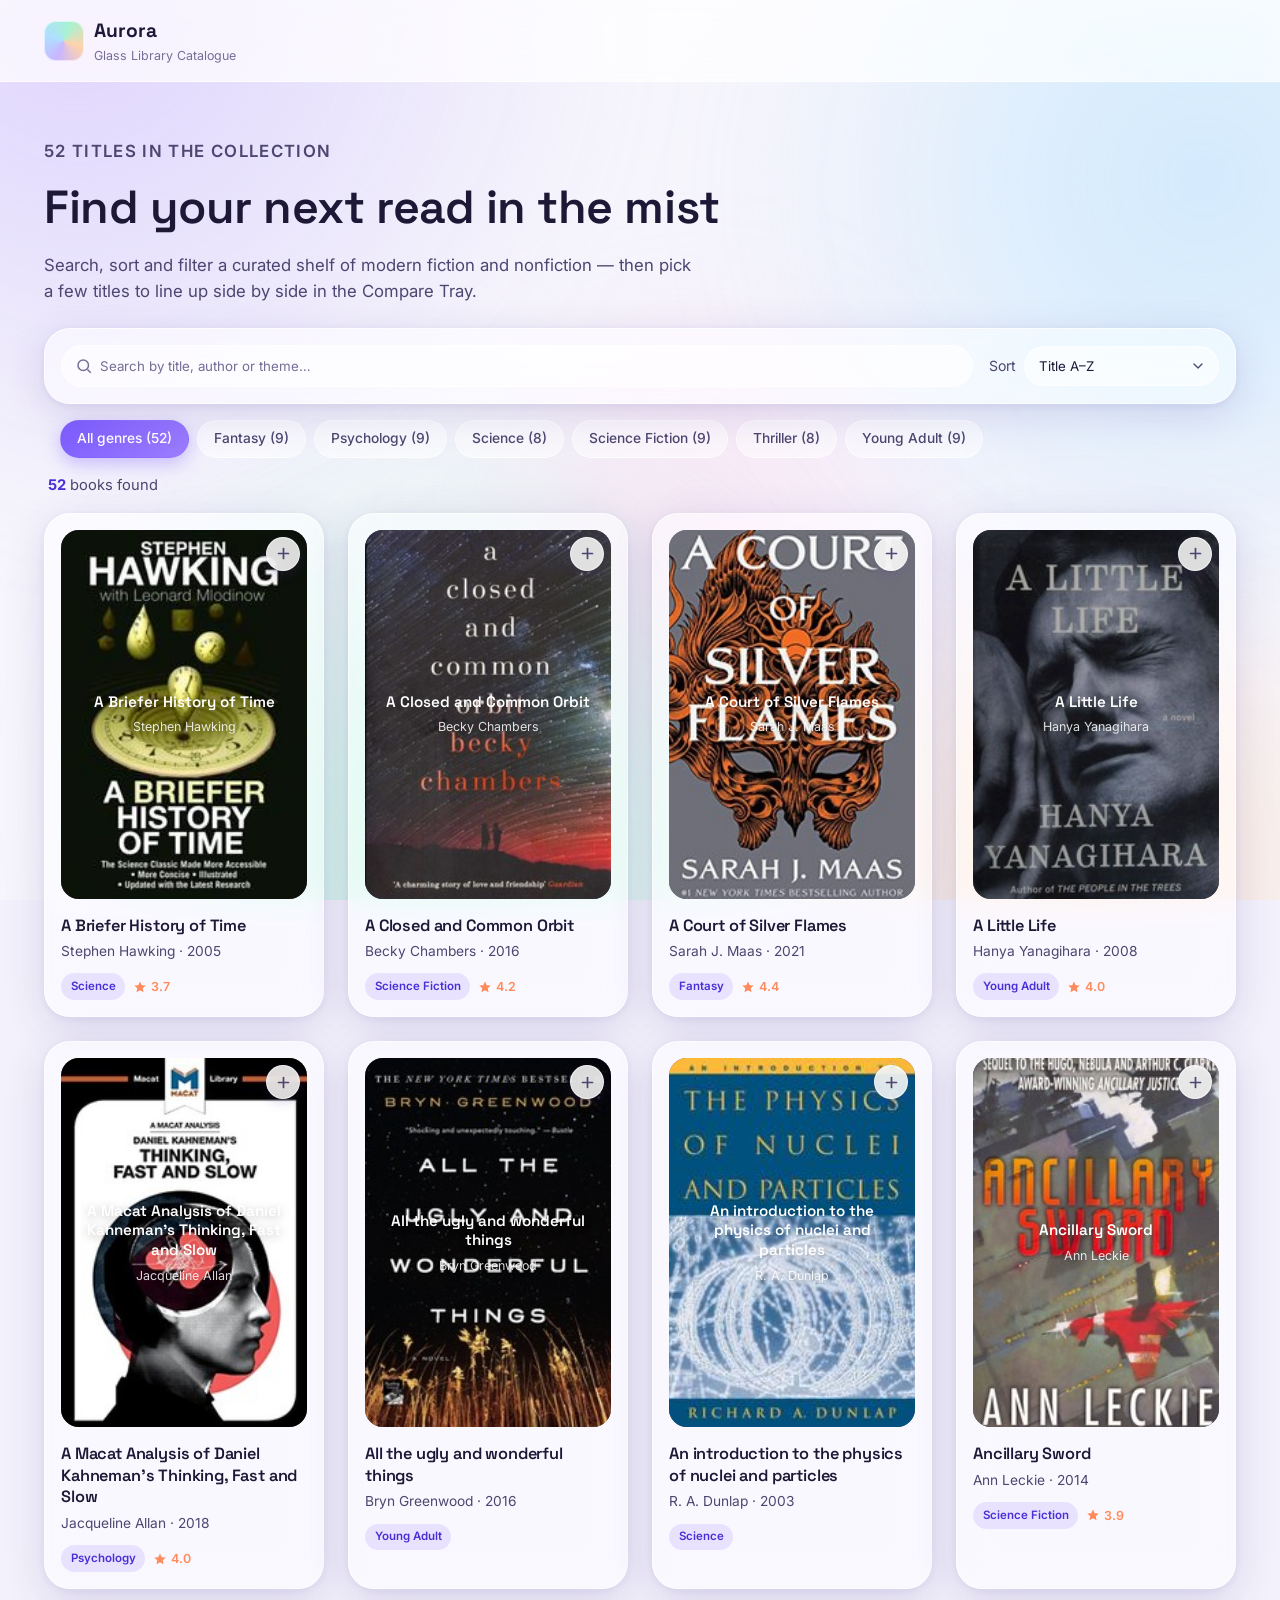
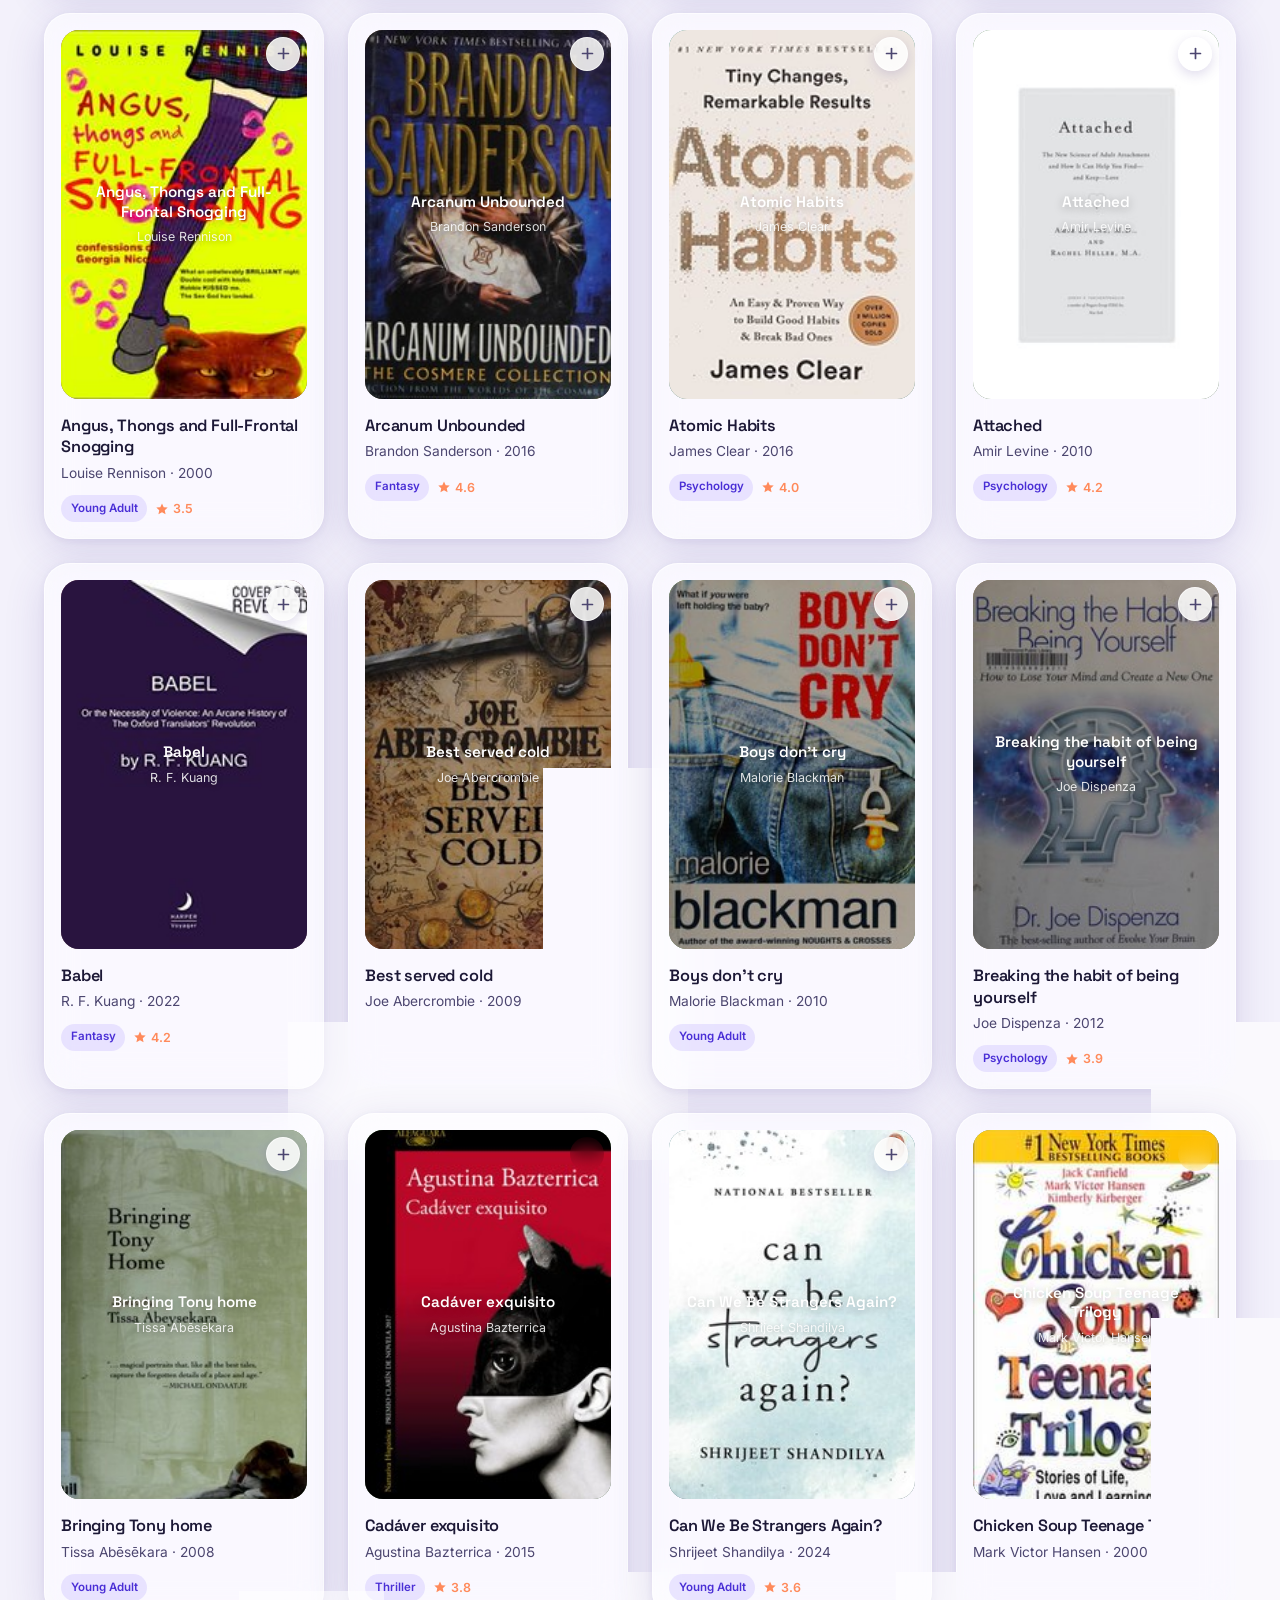
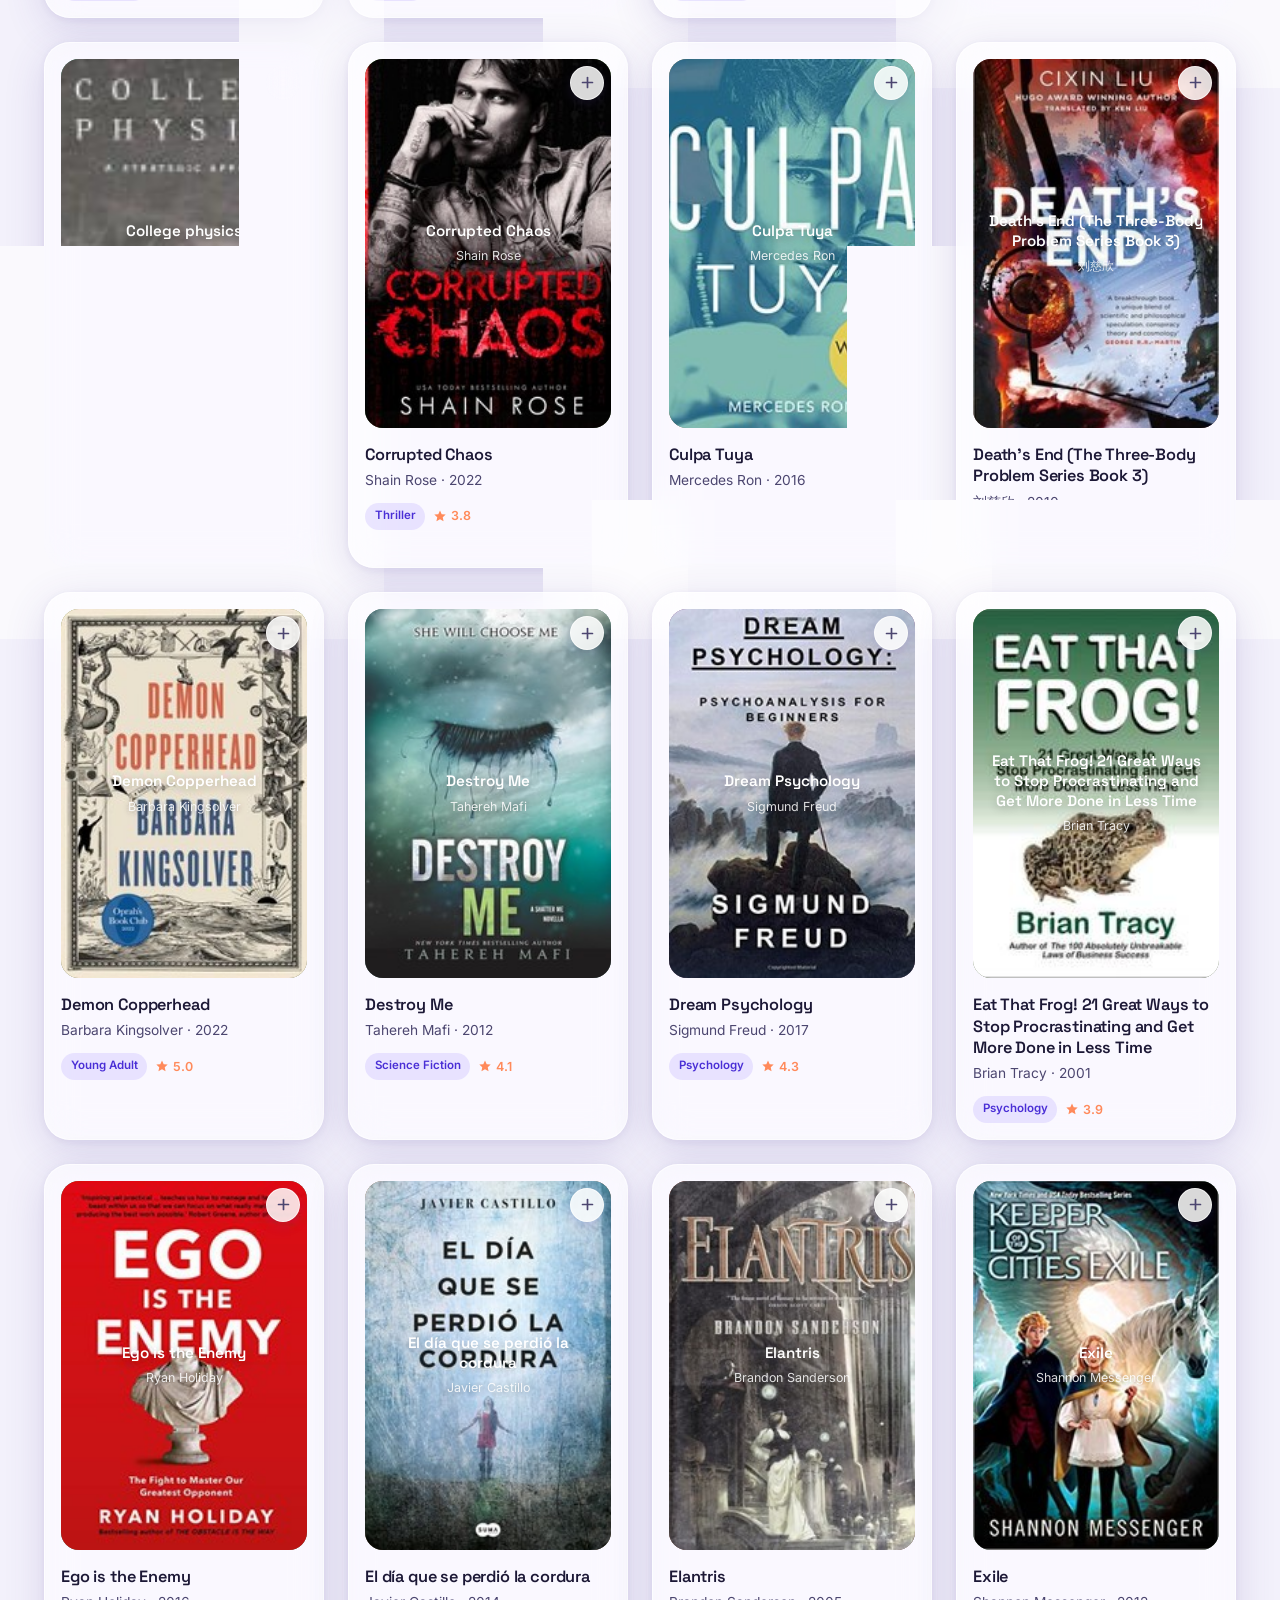
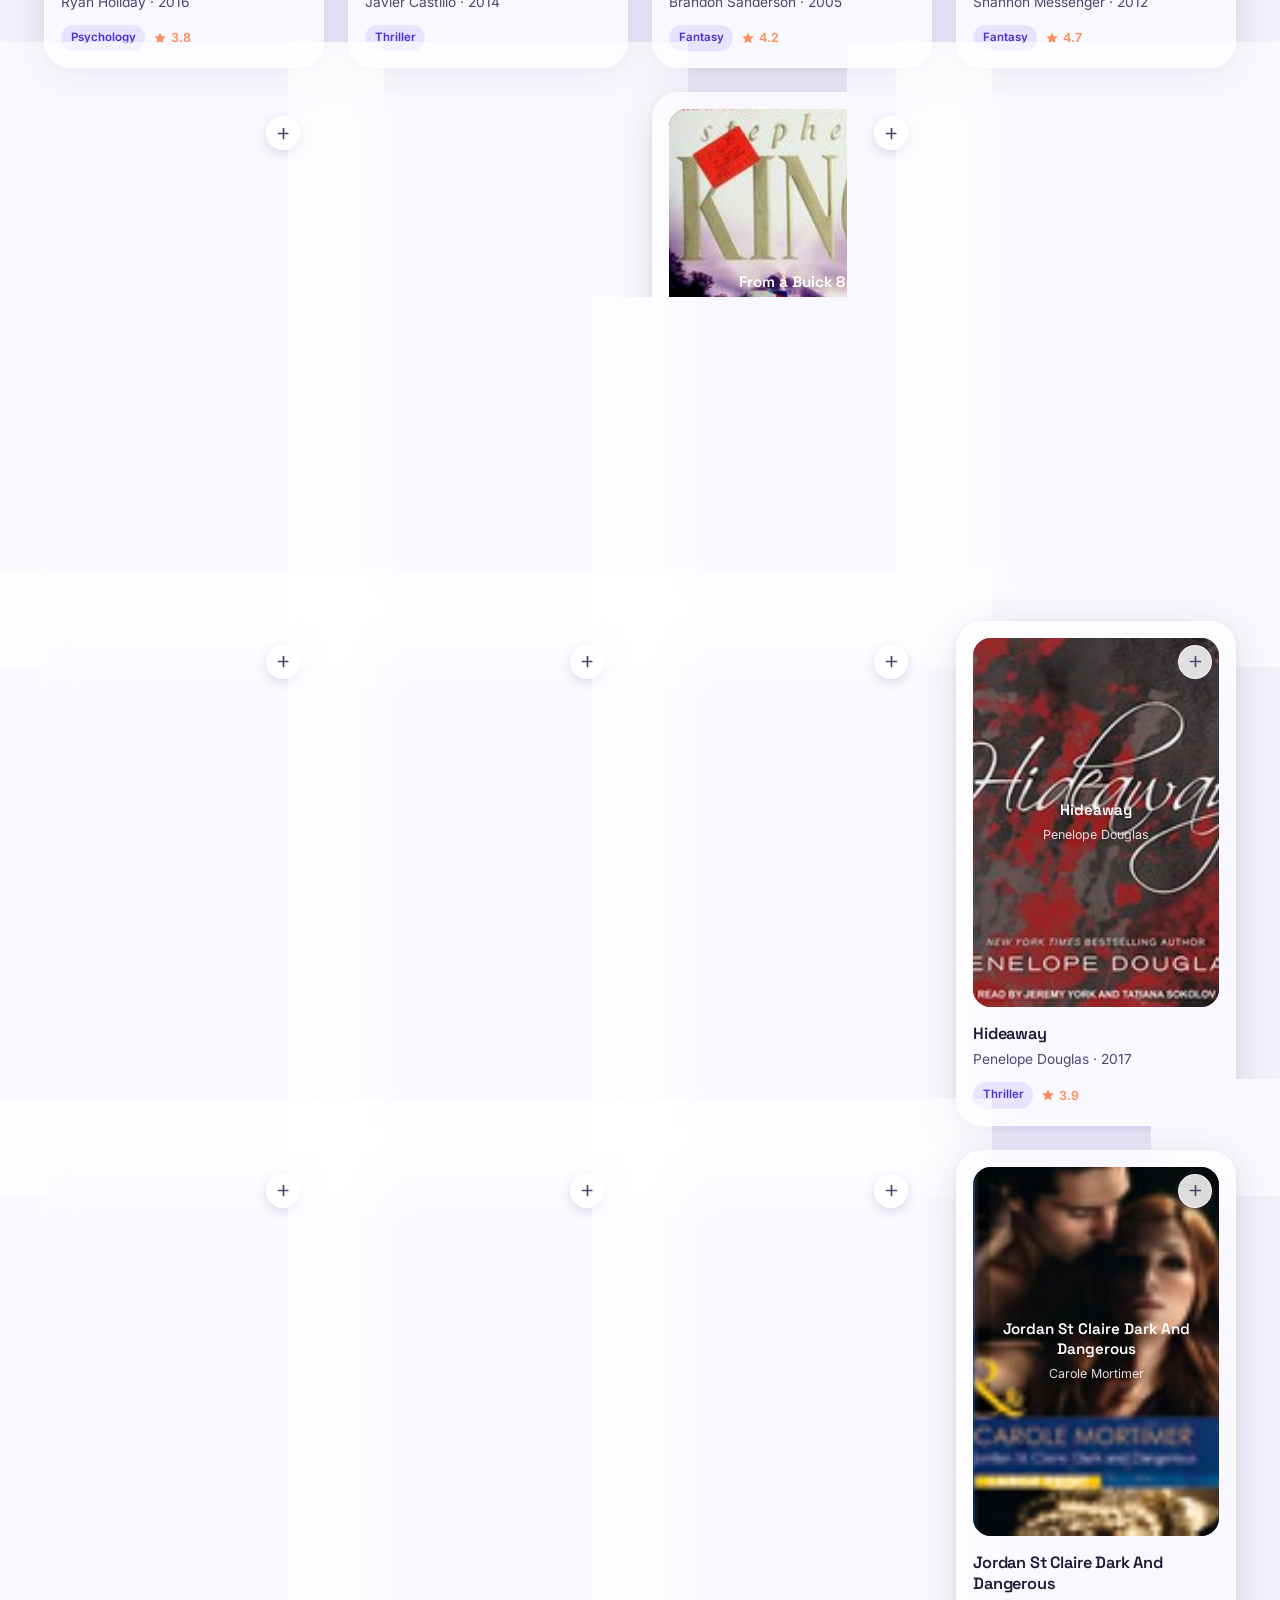
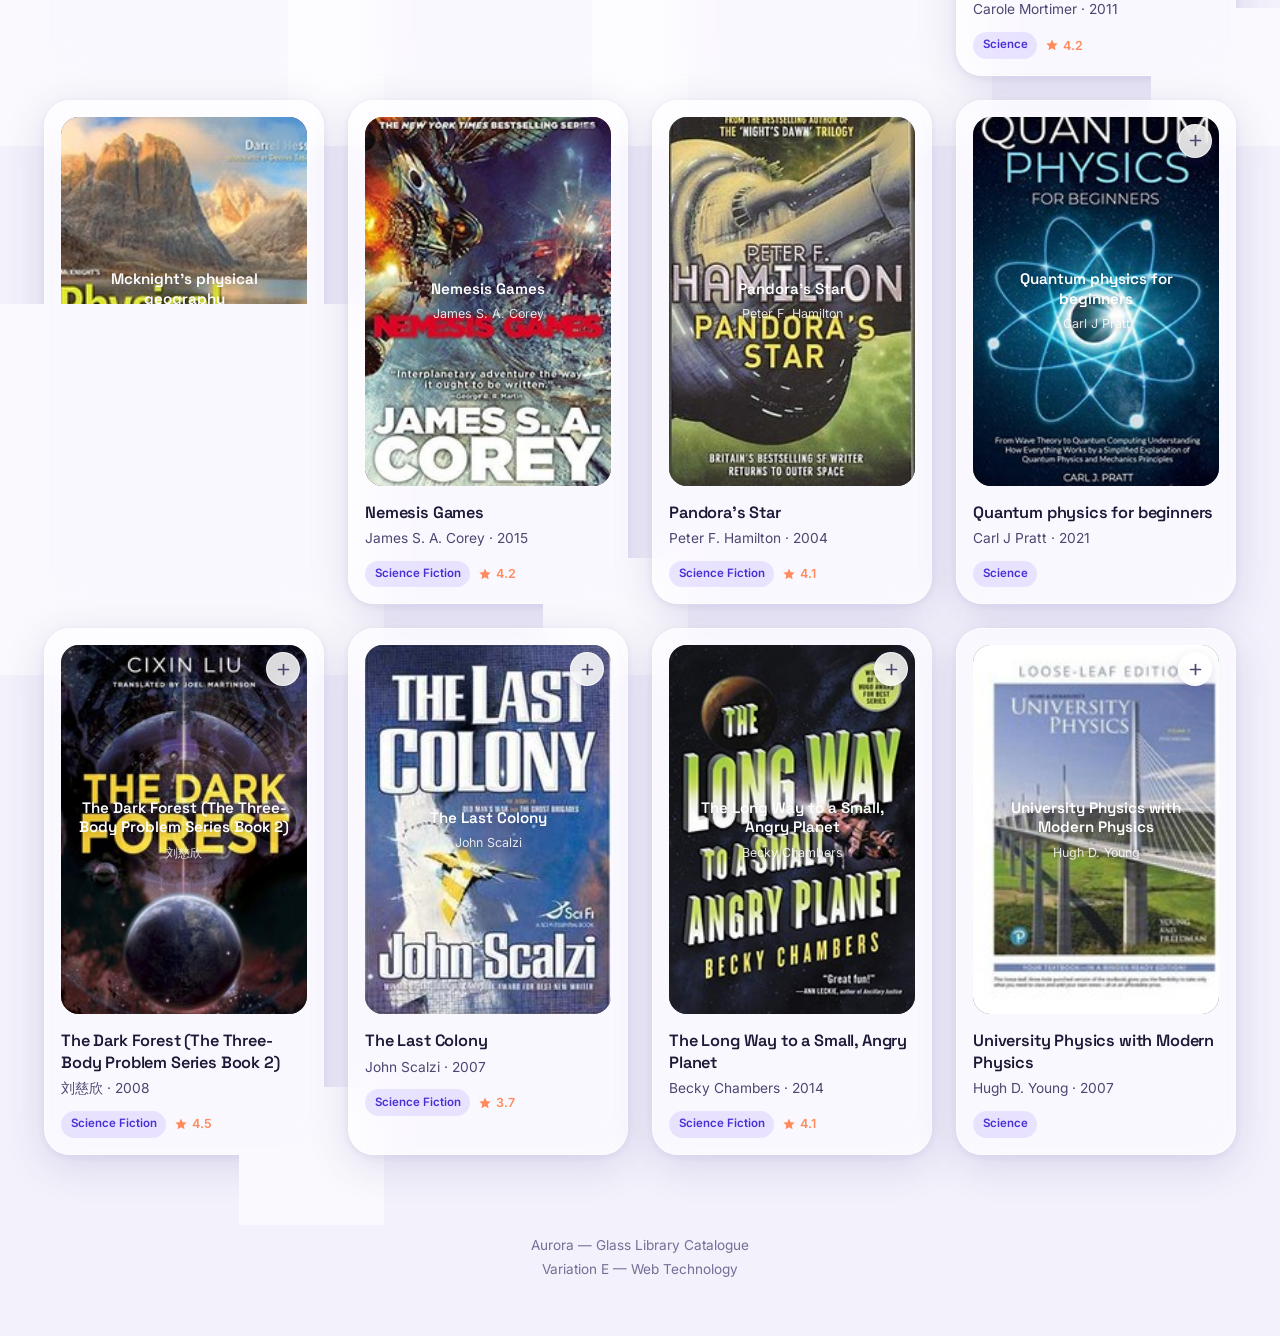
<file: index.html>
<!DOCTYPE html>
<html lang="en">
<head>
  <meta charset="UTF-8">
  <meta name="viewport" content="width=device-width, initial-scale=1">
  <title>Aurora — Glass Library Catalogue</title>

  <link rel="preconnect" href="https://fonts.googleapis.com">
  <link rel="preconnect" href="https://fonts.gstatic.com" crossorigin>
  <link rel="stylesheet" href="https://fonts.googleapis.com/css2?family=Space+Grotesk:wght@500;600;700&family=Inter:wght@400;500;600;700&display=swap">
  <link rel="stylesheet" href="css/style.css">
</head>
<body>
  <a class="skip-link" href="#main">Skip to content</a>

  <!-- Drifting aurora mesh, purely decorative -->
  <div class="aurora-bg" aria-hidden="true">
    <span class="blob-1"></span>
    <span class="blob-2"></span>
    <span class="blob-3"></span>
    <span class="blob-4"></span>
    <span class="blob-5"></span>
  </div>

  <header class="site-header">
    <div class="container header-inner">
      <a class="brand" href="index.html">
        <span class="brand-mark" aria-hidden="true"></span>
        <span>
          <span class="brand-text">Aurora</span>
          <span class="brand-sub">Glass Library Catalogue</span>
        </span>
      </a>
    </div>
  </header>

  <main id="main" class="container">
    <div class="page-hero">
      <p class="eyebrow" id="headerNote">Loading collection…</p>
      <h1>Find your next read in the mist</h1>
      <p>Search, sort and filter a curated shelf of modern fiction and nonfiction — then pick a few titles to line up side by side in the Compare Tray.</p>
    </div>

    <div class="toolbar glass">
      <div class="search-field">
        <svg class="search-icon" aria-hidden="true" fill="none" stroke="currentColor" stroke-width="2" viewBox="0 0 24 24">
          <circle cx="11" cy="11" r="7"></circle>
          <line x1="21" y1="21" x2="16.65" y2="16.65"></line>
        </svg>
        <input type="search" id="searchInput" class="search-input"
               placeholder="Search by title, author or theme…"
               autocomplete="off" aria-label="Search the catalogue">
        <button type="button" id="searchClear" class="search-clear" aria-label="Clear search">
          <svg aria-hidden="true" fill="none" stroke="currentColor" stroke-width="2" viewBox="0 0 24 24">
            <line x1="18" y1="6" x2="6" y2="18"></line>
            <line x1="6" y1="6" x2="18" y2="18"></line>
          </svg>
        </button>
      </div>

      <div class="sort-field">
        <label for="sortSelect">Sort</label>
        <select id="sortSelect" class="sort-select">
          <option value="title-asc">Title A–Z</option>
          <option value="year-desc">Year (newest)</option>
          <option value="rating-desc">Rating (high to low)</option>
          <option value="pages-desc">Pages (most to fewest)</option>
        </select>
      </div>
    </div>

    <div class="genre-filter" id="genreFilter" role="group" aria-label="Filter by genre"></div>

    <p class="result-count" id="resultCount" role="status" aria-live="polite"></p>

    <ul class="book-grid" id="bookGrid" aria-label="Book results"></ul>
  </main>

  <footer class="site-footer">
    <div class="container footer-inner">
      <p>Aurora — Glass Library Catalogue</p>
      <p>Variation E — Web Technology</p>
    </div>
  </footer>

  <!-- Floating Compare Tray, persists selection across pages via localStorage -->
  <section class="compare-tray glass" id="compareTray" aria-label="Compare tray" hidden>
    <div class="tray-covers" id="trayCovers"></div>
    <div class="tray-info">
      <p class="tray-count" id="trayCount"></p>
    </div>
    <div class="tray-actions">
      <button type="button" class="btn btn-ghost" id="trayClearBtn">Clear</button>
      <button type="button" class="btn btn-primary" id="trayCompareBtn" disabled>Compare</button>
    </div>
  </section>

  <p class="compare-toast" id="compareToast" role="status" aria-live="polite"></p>

  <!-- Compare modal -->
  <div class="compare-modal-overlay" id="compareModalOverlay" hidden>
    <div class="compare-modal" role="dialog" aria-modal="true" aria-labelledby="compareModalTitle" id="compareModal">
      <div class="compare-modal-header">
        <h2 id="compareModalTitle">Compare books</h2>
        <button type="button" class="compare-modal-close" id="compareModalClose" aria-label="Close compare dialog">
          <svg aria-hidden="true" fill="none" stroke="currentColor" stroke-width="2" viewBox="0 0 24 24">
            <line x1="18" y1="6" x2="6" y2="18"></line>
            <line x1="6" y1="6" x2="18" y2="18"></line>
          </svg>
        </button>
      </div>
      <div class="compare-modal-body" id="compareModalBody"></div>
    </div>
  </div>

  <script src="js/books.js"></script>
  <script src="js/main.js"></script>
</body>
</html>
</file>
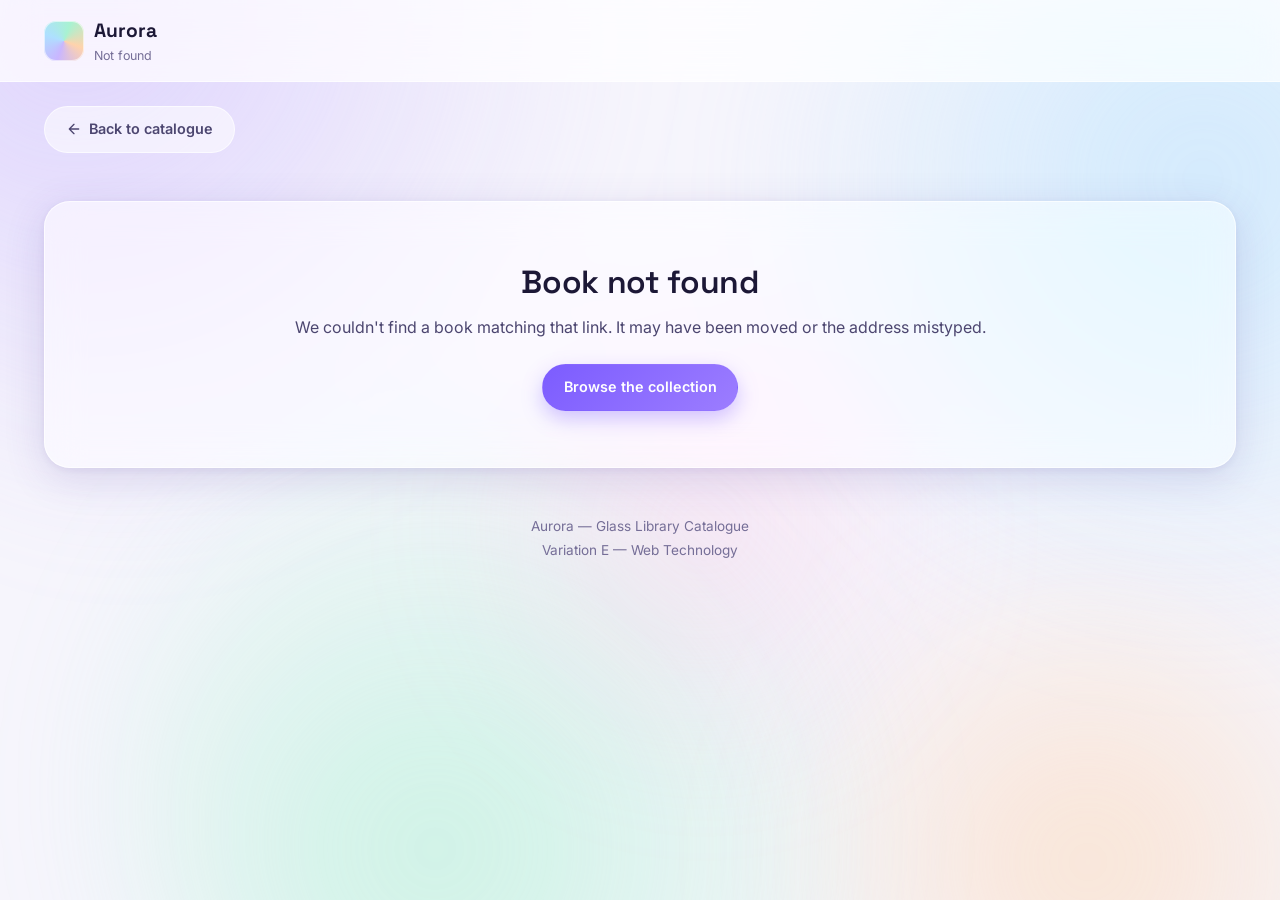
<file: book.html>
<!DOCTYPE html>
<html lang="en">
<head>
  <meta charset="UTF-8">
  <meta name="viewport" content="width=device-width, initial-scale=1">
  <title>Book details — Aurora</title>

  <link rel="preconnect" href="https://fonts.googleapis.com">
  <link rel="preconnect" href="https://fonts.gstatic.com" crossorigin>
  <link rel="stylesheet" href="https://fonts.googleapis.com/css2?family=Space+Grotesk:wght@500;600;700&family=Inter:wght@400;500;600;700&display=swap">
  <link rel="stylesheet" href="css/style.css">
</head>
<body>
  <a class="skip-link" href="#main">Skip to content</a>

  <div class="aurora-bg" aria-hidden="true">
    <span class="blob-1"></span>
    <span class="blob-2"></span>
    <span class="blob-3"></span>
    <span class="blob-4"></span>
    <span class="blob-5"></span>
  </div>

  <header class="site-header">
    <div class="container header-inner">
      <a class="brand" href="index.html">
        <span class="brand-mark" aria-hidden="true"></span>
        <span>
          <span class="brand-text">Aurora</span>
          <span class="brand-sub header-note" id="headerNote">Book details</span>
        </span>
      </a>
    </div>
  </header>

  <main id="main" class="container">
    <a href="index.html" class="btn btn-ghost back-link">
      <svg viewBox="0 0 24 24" fill="none" stroke="currentColor" stroke-width="2" aria-hidden="true">
        <path d="M19 12H5M5 12L12 19M5 12L12 5" stroke-linecap="round" stroke-linejoin="round"></path>
      </svg>
      Back to catalogue
    </a>

    <div id="bookDetail"></div>

    <section class="detail-section" id="relatedSection" hidden>
      <h2 class="section-title" id="relatedTitle">More in this genre</h2>
      <ul class="related-strip-list book-grid" id="relatedStrip" aria-label="Related books"></ul>
    </section>
  </main>

  <footer class="site-footer">
    <div class="container footer-inner">
      <p>Aurora — Glass Library Catalogue</p>
      <p>Variation E — Web Technology</p>
    </div>
  </footer>

  <section class="compare-tray glass" id="compareTray" aria-label="Compare tray" hidden>
    <div class="tray-covers" id="trayCovers"></div>
    <div class="tray-info">
      <p class="tray-count" id="trayCount"></p>
    </div>
    <div class="tray-actions">
      <button type="button" class="btn btn-ghost" id="trayClearBtn">Clear</button>
      <button type="button" class="btn btn-primary" id="trayCompareBtn" disabled>Compare</button>
    </div>
  </section>

  <p class="compare-toast" id="compareToast" role="status" aria-live="polite"></p>

  <div class="compare-modal-overlay" id="compareModalOverlay" hidden>
    <div class="compare-modal" role="dialog" aria-modal="true" aria-labelledby="compareModalTitle" id="compareModal">
      <div class="compare-modal-header">
        <h2 id="compareModalTitle">Compare books</h2>
        <button type="button" class="compare-modal-close" id="compareModalClose" aria-label="Close compare dialog">
          <svg aria-hidden="true" fill="none" stroke="currentColor" stroke-width="2" viewBox="0 0 24 24">
            <line x1="18" y1="6" x2="6" y2="18"></line>
            <line x1="6" y1="6" x2="18" y2="18"></line>
          </svg>
        </button>
      </div>
      <div class="compare-modal-body" id="compareModalBody"></div>
    </div>
  </div>

  <script src="js/books.js"></script>
  <script src="js/detail.js"></script>
</body>
</html>
</file>
<file: css/style.css>
/* ==========================================================================
   Variation E — "Glassmorphic Aurora"
   Light, airy frosted-glass catalogue with a drifting aurora-mesh background
   and a floating "Compare Tray" for side-by-side book comparison.
   ========================================================================== */

/* -------------------------------------------------------------------- */
/* Tokens                                                                */
/* -------------------------------------------------------------------- */

:root {
  /* Aurora hues */
  --aurora-lavender: #c9b6ff;
  --aurora-mint: #a8f2d1;
  --aurora-peach: #ffd3ac;
  --aurora-sky: #aee0ff;
  --aurora-pink: #ffc2e6;

  /* Base surfaces */
  --bg: #f3f1fb;
  --bg-solid: #f6f5fc;
  --ink: #1c1836;
  --ink-soft: #4c4670;
  --ink-faint: #756e97;

  /* Glass */
  --glass-bg: rgba(255, 255, 255, 0.55);
  --glass-bg-strong: rgba(255, 255, 255, 0.72);
  --glass-border: rgba(255, 255, 255, 0.65);
  --glass-shadow: 0 10px 40px rgba(83, 61, 154, 0.16), 0 2px 8px rgba(83, 61, 154, 0.08);
  --glass-shadow-lift: 0 22px 50px rgba(83, 61, 154, 0.24), 0 6px 16px rgba(83, 61, 154, 0.12);
  --glass-blur: blur(18px) saturate(170%);

  /* Accents */
  --accent: #7c5cff;
  --accent-ink: #4a2fd6;
  --accent-2: #1fae83;
  --accent-3: #ff8a5b;

  /* Type */
  --font-display: "Space Grotesk", "Segoe UI", sans-serif;
  --font-body: "Inter", "Segoe UI", sans-serif;

  /* Spacing */
  --space-1: 0.25rem;
  --space-2: 0.5rem;
  --space-3: 1rem;
  --space-4: 1.5rem;
  --space-5: 2.25rem;
  --space-6: 3.5rem;

  --radius-sm: 12px;
  --radius-md: 18px;
  --radius-lg: 26px;
  --radius-pill: 999px;

  --focus-ring: 0 0 0 3px rgba(124, 92, 255, 0.55);
  --container-w: 1240px;
}

/* -------------------------------------------------------------------- */
/* Reset                                                                 */
/* -------------------------------------------------------------------- */

*,
*::before,
*::after {
  box-sizing: border-box;
}

html {
  -webkit-text-size-adjust: 100%;
  scroll-behavior: smooth;
}

@media (prefers-reduced-motion: reduce) {
  html {
    scroll-behavior: auto;
  }
  *,
  *::before,
  *::after {
    animation-duration: 0.001ms !important;
    animation-iteration-count: 1 !important;
    transition-duration: 0.001ms !important;
    scroll-behavior: auto !important;
  }
}

body {
  margin: 0;
  min-height: 100vh;
  background: var(--bg);
  color: var(--ink);
  font-family: var(--font-body);
  font-size: 16px;
  line-height: 1.55;
  overflow-x: hidden;
}

img {
  max-width: 100%;
  display: block;
}

ul {
  list-style: none;
  margin: 0;
  padding: 0;
}

a {
  color: inherit;
  text-decoration: none;
}

button {
  font: inherit;
  color: inherit;
  cursor: pointer;
}

input,
select,
button {
  font-family: inherit;
}

h1,
h2,
h3,
h4 {
  font-family: var(--font-display);
  font-weight: 600;
  margin: 0;
  color: var(--ink);
  letter-spacing: -0.01em;
}

p {
  margin: 0;
}

.visually-hidden {
  position: absolute;
  width: 1px;
  height: 1px;
  padding: 0;
  margin: -1px;
  overflow: hidden;
  clip: rect(0, 0, 0, 0);
  white-space: nowrap;
  border: 0;
}

.container {
  width: 100%;
  max-width: var(--container-w);
  margin: 0 auto;
  padding: 0 var(--space-4);
}

/* -------------------------------------------------------------------- */
/* Focus states                                                          */
/* -------------------------------------------------------------------- */

a:focus-visible,
button:focus-visible,
input:focus-visible,
select:focus-visible,
[tabindex]:focus-visible {
  outline: none;
  box-shadow: var(--focus-ring);
  border-radius: var(--radius-sm);
}

.skip-link {
  position: absolute;
  top: -60px;
  left: var(--space-3);
  z-index: 1000;
  background: var(--ink);
  color: #fff;
  padding: 0.75rem 1.25rem;
  border-radius: var(--radius-sm);
  transition: top 0.2s ease;
}

.skip-link:focus {
  top: var(--space-3);
}

/* -------------------------------------------------------------------- */
/* Aurora background mesh                                                */
/* -------------------------------------------------------------------- */

.aurora-bg {
  position: fixed;
  inset: 0;
  z-index: -1;
  overflow: hidden;
  background: var(--bg-solid);
}

.aurora-bg span {
  position: absolute;
  width: 60vmax;
  height: 60vmax;
  border-radius: 50%;
  filter: blur(70px);
  opacity: 0.55;
  will-change: transform;
}

.aurora-bg .blob-1 {
  top: -18vmax;
  left: -12vmax;
  background: radial-gradient(circle at 30% 30%, var(--aurora-lavender), transparent 70%);
  animation: drift1 34s ease-in-out infinite;
}

.aurora-bg .blob-2 {
  top: -10vmax;
  right: -18vmax;
  background: radial-gradient(circle at 60% 40%, var(--aurora-sky), transparent 70%);
  animation: drift2 40s ease-in-out infinite;
}

.aurora-bg .blob-3 {
  bottom: -20vmax;
  left: 10vmax;
  background: radial-gradient(circle at 40% 60%, var(--aurora-mint), transparent 70%);
  animation: drift3 46s ease-in-out infinite;
}

.aurora-bg .blob-4 {
  bottom: -22vmax;
  right: -10vmax;
  width: 50vmax;
  height: 50vmax;
  background: radial-gradient(circle at 50% 50%, var(--aurora-peach), transparent 70%);
  animation: drift4 38s ease-in-out infinite;
}

.aurora-bg .blob-5 {
  top: 30vh;
  left: 35vw;
  width: 40vmax;
  height: 40vmax;
  background: radial-gradient(circle at 50% 50%, var(--aurora-pink), transparent 70%);
  opacity: 0.35;
  animation: drift5 50s ease-in-out infinite;
}

@keyframes drift1 {
  0%, 100% { transform: translate(0, 0) scale(1); }
  50% { transform: translate(6vmax, 8vmax) scale(1.12); }
}
@keyframes drift2 {
  0%, 100% { transform: translate(0, 0) scale(1); }
  50% { transform: translate(-7vmax, 6vmax) scale(1.08); }
}
@keyframes drift3 {
  0%, 100% { transform: translate(0, 0) scale(1); }
  50% { transform: translate(5vmax, -6vmax) scale(1.1); }
}
@keyframes drift4 {
  0%, 100% { transform: translate(0, 0) scale(1); }
  50% { transform: translate(-6vmax, -5vmax) scale(1.14); }
}
@keyframes drift5 {
  0%, 100% { transform: translate(0, 0) scale(1); }
  50% { transform: translate(4vmax, 5vmax) scale(1.06); }
}

@media (prefers-reduced-motion: reduce) {
  .aurora-bg span {
    animation: none !important;
  }
}

/* -------------------------------------------------------------------- */
/* Glass surface utility                                                 */
/* -------------------------------------------------------------------- */

.glass {
  background: var(--glass-bg);
  backdrop-filter: var(--glass-blur);
  -webkit-backdrop-filter: var(--glass-blur);
  border: 1px solid var(--glass-border);
  box-shadow: var(--glass-shadow);
  border-radius: var(--radius-lg);
}

@supports not ((backdrop-filter: blur(1px)) or (-webkit-backdrop-filter: blur(1px))) {
  .glass,
  .site-header,
  .book-card,
  .compare-tray,
  .compare-modal,
  .toolbar,
  .empty-state,
  .detail-panel,
  .pill {
    background: var(--bg-solid) !important;
  }
}

/* -------------------------------------------------------------------- */
/* Header                                                                */
/* -------------------------------------------------------------------- */

.site-header {
  position: sticky;
  top: 0;
  z-index: 40;
  background: var(--glass-bg-strong);
  backdrop-filter: var(--glass-blur);
  -webkit-backdrop-filter: var(--glass-blur);
  border-bottom: 1px solid var(--glass-border);
}

.header-inner {
  display: flex;
  align-items: center;
  justify-content: space-between;
  padding-top: var(--space-3);
  padding-bottom: var(--space-3);
  gap: var(--space-3);
}

.brand {
  display: flex;
  align-items: center;
  gap: 0.6rem;
}

.brand-mark {
  width: 40px;
  height: 40px;
  border-radius: 12px;
  background: conic-gradient(from 200deg, var(--aurora-lavender), var(--aurora-sky), var(--aurora-mint), var(--aurora-peach), var(--aurora-lavender));
  box-shadow: inset 0 0 0 1px rgba(255, 255, 255, 0.6);
  flex-shrink: 0;
}

.brand-text {
  display: block;
  font-family: var(--font-display);
  font-weight: 700;
  font-size: 1.2rem;
  color: var(--ink);
}

.brand-sub {
  display: block;
  font-size: 0.78rem;
  color: var(--ink-faint);
}

.header-note {
  color: var(--ink-faint);
}

/* -------------------------------------------------------------------- */
/* Hero                                                                  */
/* -------------------------------------------------------------------- */

.page-hero {
  padding: var(--space-6) 0 var(--space-4);
  max-width: 760px;
}

.eyebrow {
  display: inline-flex;
  align-items: center;
  gap: 0.4rem;
  font-size: 0.82rem;
  font-weight: 600;
  color: var(--accent-ink);
  text-transform: uppercase;
  letter-spacing: 0.08em;
  margin-bottom: var(--space-2);
}

.page-hero h1 {
  font-size: clamp(2rem, 4vw, 2.9rem);
  margin-bottom: var(--space-2);
}

.page-hero p {
  color: var(--ink-soft);
  font-size: 1.05rem;
  max-width: 60ch;
}

/* -------------------------------------------------------------------- */
/* Toolbar                                                               */
/* -------------------------------------------------------------------- */

.toolbar {
  display: flex;
  flex-wrap: wrap;
  gap: var(--space-3);
  align-items: center;
  padding: var(--space-3);
  margin-bottom: var(--space-3);
}

.search-field {
  position: relative;
  flex: 1 1 260px;
  min-width: 200px;
}

.search-icon {
  position: absolute;
  left: 14px;
  top: 50%;
  transform: translateY(-50%);
  width: 18px;
  height: 18px;
  color: var(--ink-faint);
  pointer-events: none;
}

.search-input {
  width: 100%;
  padding: 0.75rem 2.4rem;
  border-radius: var(--radius-pill);
  border: 1px solid var(--glass-border);
  background: rgba(255, 255, 255, 0.6);
  color: var(--ink);
}

.search-input::placeholder {
  color: var(--ink-faint);
}

.search-clear {
  position: absolute;
  right: 8px;
  top: 50%;
  transform: translateY(-50%);
  width: 28px;
  height: 28px;
  border-radius: 50%;
  border: none;
  background: transparent;
  display: none;
  align-items: center;
  justify-content: center;
  color: var(--ink-faint);
}

.search-clear.is-visible {
  display: inline-flex;
}

.search-clear svg {
  width: 15px;
  height: 15px;
}

.search-clear:hover {
  background: rgba(124, 92, 255, 0.12);
  color: var(--accent-ink);
}

.sort-field {
  display: flex;
  align-items: center;
  gap: 0.5rem;
  font-size: 0.88rem;
  color: var(--ink-soft);
}

.sort-select {
  padding: 0.68rem 2rem 0.68rem 0.9rem;
  border-radius: var(--radius-pill);
  border: 1px solid var(--glass-border);
  background: rgba(255, 255, 255, 0.6);
  color: var(--ink);
  appearance: none;
  background-image: url("data:image/svg+xml,%3Csvg xmlns='http://www.w3.org/2000/svg' viewBox='0 0 24 24' fill='none' stroke='%234c4670' stroke-width='2'%3E%3Cpath d='M6 9l6 6 6-6' stroke-linecap='round' stroke-linejoin='round'/%3E%3C/svg%3E");
  background-repeat: no-repeat;
  background-position: right 0.75rem center;
  background-size: 16px;
}

.genre-filter {
  display: flex;
  flex-wrap: wrap;
  gap: 0.5rem;
  padding: 0 var(--space-3) var(--space-3);
}

.pill {
  border: 1px solid var(--glass-border);
  background: rgba(255, 255, 255, 0.5);
  color: var(--ink-soft);
  padding: 0.45rem 1rem;
  border-radius: var(--radius-pill);
  font-size: 0.86rem;
  font-weight: 500;
  transition: transform 0.15s ease, background 0.15s ease, color 0.15s ease, box-shadow 0.15s ease;
}

.pill:hover {
  transform: translateY(-1px);
  background: rgba(255, 255, 255, 0.8);
}

.pill[aria-pressed="true"] {
  background: linear-gradient(135deg, var(--accent), #9c7dff);
  color: #fff;
  border-color: transparent;
  box-shadow: 0 6px 18px rgba(124, 92, 255, 0.35);
}

/* -------------------------------------------------------------------- */
/* Result count                                                          */
/* -------------------------------------------------------------------- */

.result-count {
  padding: 0 var(--space-1);
  margin-bottom: var(--space-3);
  color: var(--ink-soft);
  font-size: 0.92rem;
}

.result-count mark {
  background: none;
  color: var(--accent-ink);
  font-weight: 700;
}

/* -------------------------------------------------------------------- */
/* Book grid & cards                                                     */
/* -------------------------------------------------------------------- */

.book-grid {
  display: grid;
  grid-template-columns: repeat(auto-fill, minmax(220px, 1fr));
  gap: var(--space-4);
  padding-bottom: var(--space-6);
}

.book-card {
  position: relative;
  perspective: 900px;
  min-width: 0;
}

.book-card-link {
  display: flex;
  flex-direction: column;
  height: 100%;
  padding: var(--space-3);
  background: var(--glass-bg);
  backdrop-filter: var(--glass-blur);
  -webkit-backdrop-filter: var(--glass-blur);
  border: 1px solid var(--glass-border);
  border-radius: var(--radius-lg);
  box-shadow: var(--glass-shadow);
  transition: transform 0.35s cubic-bezier(0.2, 0.8, 0.2, 1), box-shadow 0.35s ease, background 0.35s ease;
}

.book-card-link:hover,
.book-card-link:focus-visible {
  transform: translateY(-8px) rotateX(2deg) rotateY(-2deg) scale(1.015);
  box-shadow: var(--glass-shadow-lift);
  background: var(--glass-bg-strong);
}

@media (prefers-reduced-motion: reduce) {
  .book-card-link:hover,
  .book-card-link:focus-visible {
    transform: none;
  }
}

.book-cover {
  position: relative;
  aspect-ratio: 2 / 3;
  border-radius: var(--radius-md);
  overflow: hidden;
  margin-bottom: var(--space-3);
  background: linear-gradient(160deg, var(--cover-a, var(--aurora-lavender)), var(--cover-b, var(--aurora-sky)));
  display: flex;
  flex-direction: column;
  align-items: center;
  justify-content: center;
  text-align: center;
  padding: var(--space-3);
  box-shadow: inset 0 0 0 1px rgba(255, 255, 255, 0.35);
}

.cover-img {
  position: absolute;
  inset: 0;
  width: 100%;
  height: 100%;
  object-fit: cover;
}

.cover-title {
  position: relative;
  font-family: var(--font-display);
  font-weight: 600;
  color: #fff;
  text-shadow: 0 2px 10px rgba(0, 0, 0, 0.28);
  font-size: 0.95rem;
  line-height: 1.3;
}

.cover-author {
  position: relative;
  color: rgba(255, 255, 255, 0.85);
  font-size: 0.78rem;
  margin-top: 0.35rem;
  text-shadow: 0 1px 6px rgba(0, 0, 0, 0.3);
}

.book-card-body {
  display: flex;
  flex-direction: column;
  gap: 0.3rem;
  flex: 1;
}

.book-title {
  font-size: 1.02rem;
  line-height: 1.32;
  overflow-wrap: break-word;
}

.book-author {
  font-size: 0.86rem;
  color: var(--ink-soft);
  overflow-wrap: break-word;
}

.book-meta {
  display: flex;
  align-items: center;
  gap: 0.5rem;
  margin-top: 0.4rem;
  flex-wrap: wrap;
}

.badge {
  font-size: 0.72rem;
  font-weight: 600;
  padding: 0.28rem 0.6rem;
  border-radius: var(--radius-pill);
  background: rgba(124, 92, 255, 0.14);
  color: var(--accent-ink);
}

.rating {
  display: inline-flex;
  align-items: center;
  gap: 0.25rem;
  font-size: 0.78rem;
  font-weight: 600;
  color: var(--accent-3);
}

.rating svg {
  width: 14px;
  height: 14px;
}

/* Compare toggle button on cards */

.compare-toggle {
  position: absolute;
  top: 1.5rem;
  right: 1.5rem;
  z-index: 3;
  width: 34px;
  height: 34px;
  border-radius: 50%;
  border: 1px solid var(--glass-border);
  background: rgba(255, 255, 255, 0.85);
  backdrop-filter: blur(10px);
  display: flex;
  align-items: center;
  justify-content: center;
  color: var(--ink-soft);
  box-shadow: 0 4px 12px rgba(83, 61, 154, 0.18);
  transition: transform 0.15s ease, background 0.15s ease, color 0.15s ease;
}

.compare-toggle svg {
  width: 17px;
  height: 17px;
}

.compare-toggle:hover {
  transform: scale(1.08);
}

.compare-toggle[aria-pressed="true"] {
  background: linear-gradient(135deg, var(--accent), #9c7dff);
  color: #fff;
  border-color: transparent;
}

.compare-toggle[aria-disabled="true"] {
  opacity: 0.45;
}

/* -------------------------------------------------------------------- */
/* Empty state                                                           */
/* -------------------------------------------------------------------- */

.empty-state {
  grid-column: 1 / -1;
  text-align: center;
  padding: var(--space-6) var(--space-4);
  background: var(--glass-bg);
  backdrop-filter: var(--glass-blur);
  -webkit-backdrop-filter: var(--glass-blur);
  border: 1px solid var(--glass-border);
  border-radius: var(--radius-lg);
}

.empty-state strong {
  display: block;
  font-family: var(--font-display);
  font-size: 1.2rem;
  margin-bottom: 0.4rem;
}

.empty-state p {
  color: var(--ink-soft);
}

/* -------------------------------------------------------------------- */
/* Buttons                                                               */
/* -------------------------------------------------------------------- */

.btn {
  display: inline-flex;
  align-items: center;
  gap: 0.45rem;
  padding: 0.7rem 1.3rem;
  border-radius: var(--radius-pill);
  border: 1px solid transparent;
  font-weight: 600;
  font-size: 0.9rem;
  transition: transform 0.15s ease, box-shadow 0.15s ease, background 0.15s ease;
}

.btn svg {
  width: 16px;
  height: 16px;
}

.btn-primary {
  background: linear-gradient(135deg, var(--accent), #9c7dff);
  color: #fff;
  box-shadow: 0 8px 20px rgba(124, 92, 255, 0.35);
}

.btn-primary:hover:not(:disabled) {
  transform: translateY(-2px);
}

.btn-primary:disabled {
  opacity: 0.45;
  cursor: not-allowed;
  box-shadow: none;
}

.btn-ghost {
  background: rgba(255, 255, 255, 0.55);
  border-color: var(--glass-border);
  color: var(--ink-soft);
}

.btn-ghost:hover {
  background: rgba(255, 255, 255, 0.85);
  color: var(--ink);
}

/* -------------------------------------------------------------------- */
/* Compare tray                                                          */
/* -------------------------------------------------------------------- */

.compare-tray {
  position: fixed;
  left: 50%;
  bottom: var(--space-4);
  transform: translate(-50%, 0);
  z-index: 60;
  width: min(560px, calc(100vw - 2rem));
  display: flex;
  align-items: center;
  gap: var(--space-3);
  padding: 0.75rem var(--space-3);
  background: var(--glass-bg-strong);
  backdrop-filter: var(--glass-blur);
  -webkit-backdrop-filter: var(--glass-blur);
  border: 1px solid var(--glass-border);
  border-radius: var(--radius-pill);
  box-shadow: var(--glass-shadow-lift);
  transition: transform 0.3s ease, opacity 0.3s ease;
}

.compare-tray[hidden] {
  display: none;
}

.tray-covers {
  display: flex;
  align-items: center;
}

.tray-cover-item {
  position: relative;
  width: 42px;
  height: 58px;
  border-radius: 8px;
  overflow: hidden;
  border: 2px solid #fff;
  box-shadow: 0 4px 10px rgba(83, 61, 154, 0.25);
  margin-left: -12px;
  background: linear-gradient(160deg, var(--cover-a, var(--aurora-lavender)), var(--cover-b, var(--aurora-sky)));
  flex-shrink: 0;
}

.tray-cover-item:first-child {
  margin-left: 0;
}

.tray-cover-item img {
  width: 100%;
  height: 100%;
  object-fit: cover;
}

.tray-cover-remove {
  position: absolute;
  top: -4px;
  right: -4px;
  width: 18px;
  height: 18px;
  border-radius: 50%;
  background: var(--ink);
  color: #fff;
  border: none;
  font-size: 11px;
  line-height: 1;
  display: flex;
  align-items: center;
  justify-content: center;
}

.tray-info {
  flex: 1;
  min-width: 0;
}

.tray-count {
  font-size: 0.82rem;
  font-weight: 600;
  color: var(--ink-soft);
  white-space: nowrap;
}

.tray-actions {
  display: flex;
  align-items: center;
  gap: 0.5rem;
  flex-shrink: 0;
}

.tray-actions .btn {
  padding: 0.55rem 1rem;
  font-size: 0.82rem;
}

/* Toast (compare-full message) */

.compare-toast {
  position: fixed;
  left: 50%;
  bottom: calc(var(--space-4) + 74px);
  transform: translate(-50%, 8px);
  z-index: 70;
  padding: 0.6rem 1.1rem;
  border-radius: var(--radius-pill);
  background: var(--ink);
  color: #fff;
  font-size: 0.82rem;
  font-weight: 500;
  box-shadow: 0 10px 24px rgba(0, 0, 0, 0.25);
  opacity: 0;
  pointer-events: none;
  transition: opacity 0.25s ease, transform 0.25s ease;
}

.compare-toast.is-visible {
  opacity: 1;
  transform: translate(-50%, 0);
}

/* -------------------------------------------------------------------- */
/* Compare modal                                                         */
/* -------------------------------------------------------------------- */

.compare-modal-overlay {
  position: fixed;
  inset: 0;
  z-index: 100;
  display: flex;
  align-items: center;
  justify-content: center;
  padding: var(--space-3);
  background: rgba(28, 24, 54, 0.35);
  backdrop-filter: blur(4px);
}

.compare-modal-overlay[hidden] {
  display: none;
}

.compare-modal {
  width: min(920px, 100%);
  max-height: min(86vh, 780px);
  display: flex;
  flex-direction: column;
  background: var(--glass-bg-strong);
  backdrop-filter: var(--glass-blur);
  -webkit-backdrop-filter: var(--glass-blur);
  border: 1px solid var(--glass-border);
  border-radius: var(--radius-lg);
  box-shadow: var(--glass-shadow-lift);
  overflow: hidden;
}

.compare-modal-header {
  display: flex;
  align-items: center;
  justify-content: space-between;
  padding: var(--space-3) var(--space-4);
  border-bottom: 1px solid var(--glass-border);
}

.compare-modal-header h2 {
  font-size: 1.3rem;
}

.compare-modal-close {
  width: 36px;
  height: 36px;
  border-radius: 50%;
  border: 1px solid var(--glass-border);
  background: rgba(255, 255, 255, 0.6);
  display: flex;
  align-items: center;
  justify-content: center;
}

.compare-modal-close svg {
  width: 18px;
  height: 18px;
}

.compare-modal-close:hover {
  background: rgba(255, 255, 255, 0.9);
}

.compare-modal-body {
  padding: var(--space-4);
  overflow-y: auto;
}

.compare-scroll {
  overflow-x: auto;
  padding-bottom: 0.25rem;
}

.compare-grid {
  display: grid;
  gap: 0 var(--space-3);
  min-width: 520px;
}

.compare-row {
  display: contents;
}

.compare-cell {
  padding: 0.7rem 0.4rem;
  border-bottom: 1px solid rgba(83, 61, 154, 0.12);
  min-width: 0;
}

.compare-label-cell {
  font-size: 0.78rem;
  font-weight: 700;
  text-transform: uppercase;
  letter-spacing: 0.06em;
  color: var(--ink-faint);
  display: flex;
  align-items: center;
}

.compare-cover-cell {
  border-bottom: none;
}

.compare-cover {
  width: 100%;
  aspect-ratio: 2 / 3;
  border-radius: var(--radius-sm);
  overflow: hidden;
  position: relative;
  background: linear-gradient(160deg, var(--cover-a, var(--aurora-lavender)), var(--cover-b, var(--aurora-sky)));
  box-shadow: 0 6px 16px rgba(83, 61, 154, 0.22);
}

.compare-cover img {
  position: absolute;
  inset: 0;
  width: 100%;
  height: 100%;
  object-fit: cover;
}

.compare-title-cell h3 {
  font-size: 1rem;
  line-height: 1.3;
  margin-bottom: 0.2rem;
}

.compare-title-cell p {
  font-size: 0.82rem;
  color: var(--ink-soft);
}

.compare-value {
  font-size: 0.86rem;
  font-weight: 600;
  color: var(--ink);
  margin-bottom: 0.3rem;
}

.compare-bar-track {
  height: 8px;
  border-radius: var(--radius-pill);
  background: rgba(83, 61, 154, 0.1);
  overflow: hidden;
}

.compare-bar-fill {
  height: 100%;
  border-radius: var(--radius-pill);
  background: linear-gradient(90deg, var(--accent), var(--aurora-sky));
}

.compare-chip {
  display: inline-block;
  font-size: 0.78rem;
  font-weight: 600;
  padding: 0.25rem 0.6rem;
  border-radius: var(--radius-pill);
  background: rgba(124, 92, 255, 0.14);
  color: var(--accent-ink);
}

.compare-remove-cell {
  border-bottom: none;
  display: flex;
  justify-content: flex-end;
}

.compare-remove-btn {
  font-size: 0.75rem;
  color: var(--ink-faint);
  background: rgba(255, 255, 255, 0.6);
  border: 1px solid var(--glass-border);
  border-radius: var(--radius-pill);
  padding: 0.3rem 0.7rem;
}

.compare-remove-btn:hover {
  color: var(--ink);
  background: rgba(255, 255, 255, 0.9);
}

.compare-empty-msg {
  color: var(--ink-soft);
  text-align: center;
  padding: var(--space-5) var(--space-3);
}

/* -------------------------------------------------------------------- */
/* Footer                                                                */
/* -------------------------------------------------------------------- */

.site-footer {
  padding: var(--space-4) 0 var(--space-6);
  text-align: center;
  color: var(--ink-faint);
  font-size: 0.85rem;
}

.footer-inner p + p {
  margin-top: 0.2rem;
}

/* -------------------------------------------------------------------- */
/* Detail page                                                           */
/* -------------------------------------------------------------------- */

.back-link {
  margin: var(--space-4) 0;
}

.detail-layout {
  display: grid;
  grid-template-columns: 300px 1fr;
  gap: var(--space-5);
  padding: var(--space-4);
  margin-bottom: var(--space-4);
}

.detail-cover-col {
  display: flex;
  flex-direction: column;
  gap: var(--space-3);
}

.detail-cover {
  aspect-ratio: 2 / 3;
  border-radius: var(--radius-lg);
  box-shadow: var(--glass-shadow-lift);
}

.detail-rating {
  align-self: flex-start;
  font-size: 0.95rem;
}

.detail-rating svg {
  width: 17px;
  height: 17px;
}

.btn-block {
  width: 100%;
  justify-content: center;
}

.detail-info {
  min-width: 0;
  overflow-wrap: break-word;
}

.detail-title {
  font-size: clamp(1.6rem, 3vw, 2.3rem);
  margin-bottom: 0.4rem;
}

.detail-subtitle {
  color: var(--ink-soft);
  font-size: 1.05rem;
  margin-bottom: 0.5rem;
}

.detail-author {
  color: var(--ink-soft);
  margin-bottom: var(--space-3);
}

.detail-section {
  margin-top: var(--space-4);
}

.section-title {
  font-size: 1.05rem;
  margin-bottom: var(--space-2);
  color: var(--ink);
}

.blurb {
  color: var(--ink-soft);
  margin-bottom: var(--space-2);
  max-width: 68ch;
}

.pull-quote {
  margin: 0;
  padding: var(--space-3) var(--space-4);
  border-left: 3px solid var(--accent);
  background: rgba(124, 92, 255, 0.08);
  border-radius: 0 var(--radius-md) var(--radius-md) 0;
  font-style: italic;
  color: var(--ink);
}

.pull-quote cite {
  display: block;
  margin-top: 0.5rem;
  font-style: normal;
  font-size: 0.85rem;
  color: var(--ink-faint);
}

.meta-grid {
  display: grid;
  grid-template-columns: repeat(auto-fill, minmax(150px, 1fr));
  gap: var(--space-3);
}

.meta-item {
  background: rgba(255, 255, 255, 0.5);
  border: 1px solid var(--glass-border);
  border-radius: var(--radius-md);
  padding: 0.7rem 0.9rem;
}

.meta-label {
  display: block;
  font-size: 0.72rem;
  text-transform: uppercase;
  letter-spacing: 0.06em;
  color: var(--ink-faint);
  margin-bottom: 0.2rem;
}

.meta-value {
  font-weight: 600;
  font-size: 0.95rem;
}

.tag-list {
  display: flex;
  flex-wrap: wrap;
  gap: 0.5rem;
}

.tag {
  font-size: 0.8rem;
  padding: 0.35rem 0.75rem;
  border-radius: var(--radius-pill);
  background: rgba(31, 174, 131, 0.14);
  color: var(--accent-2);
  font-weight: 600;
}

/* Pager */

.pager {
  display: grid;
  grid-template-columns: 1fr 1fr;
  gap: var(--space-3);
  margin-bottom: var(--space-5);
}

.pager-link {
  display: flex;
  align-items: center;
  gap: 0.6rem;
  padding: var(--space-3);
  min-width: 0;
  background: var(--glass-bg);
  backdrop-filter: var(--glass-blur);
  -webkit-backdrop-filter: var(--glass-blur);
  border: 1px solid var(--glass-border);
  border-radius: var(--radius-md);
  transition: transform 0.2s ease, background 0.2s ease;
}

.pager-link:hover {
  transform: translateY(-3px);
  background: var(--glass-bg-strong);
}

.pager-next {
  justify-content: flex-end;
  text-align: right;
}

.pager-link svg {
  width: 20px;
  height: 20px;
  flex-shrink: 0;
  color: var(--accent);
}

.pager-text {
  display: flex;
  flex-direction: column;
  min-width: 0;
  overflow: hidden;
}

.pager-label {
  font-size: 0.72rem;
  text-transform: uppercase;
  letter-spacing: 0.05em;
  color: var(--ink-faint);
}

.pager-title {
  font-weight: 600;
  font-size: 0.92rem;
  overflow: hidden;
  text-overflow: ellipsis;
  white-space: nowrap;
}

/* Not found */

.not-found {
  text-align: center;
  padding: var(--space-6) var(--space-4);
  margin: var(--space-4) 0;
}

.not-found h1 {
  font-size: 2rem;
  margin-bottom: var(--space-2);
}

.not-found p {
  color: var(--ink-soft);
  margin-bottom: var(--space-4);
}

/* Related strip */

.related-strip-list {
  grid-template-columns: repeat(auto-fill, minmax(180px, 1fr));
}

/* -------------------------------------------------------------------- */
/* Responsive                                                            */
/* -------------------------------------------------------------------- */

@media (max-width: 860px) {
  .detail-layout {
    grid-template-columns: 1fr;
  }
  .detail-cover-col {
    max-width: 260px;
  }
}

@media (max-width: 640px) {
  .toolbar {
    flex-direction: column;
    align-items: stretch;
  }
  .sort-field {
    justify-content: space-between;
  }
  .compare-tray {
    width: calc(100vw - 1.5rem);
    flex-wrap: wrap;
    border-radius: var(--radius-lg);
  }
  .pager {
    grid-template-columns: 1fr;
  }
}

@media (max-width: 400px) {
  .book-grid {
    grid-template-columns: 1fr 1fr;
    gap: var(--space-3);
  }
}
</file>
